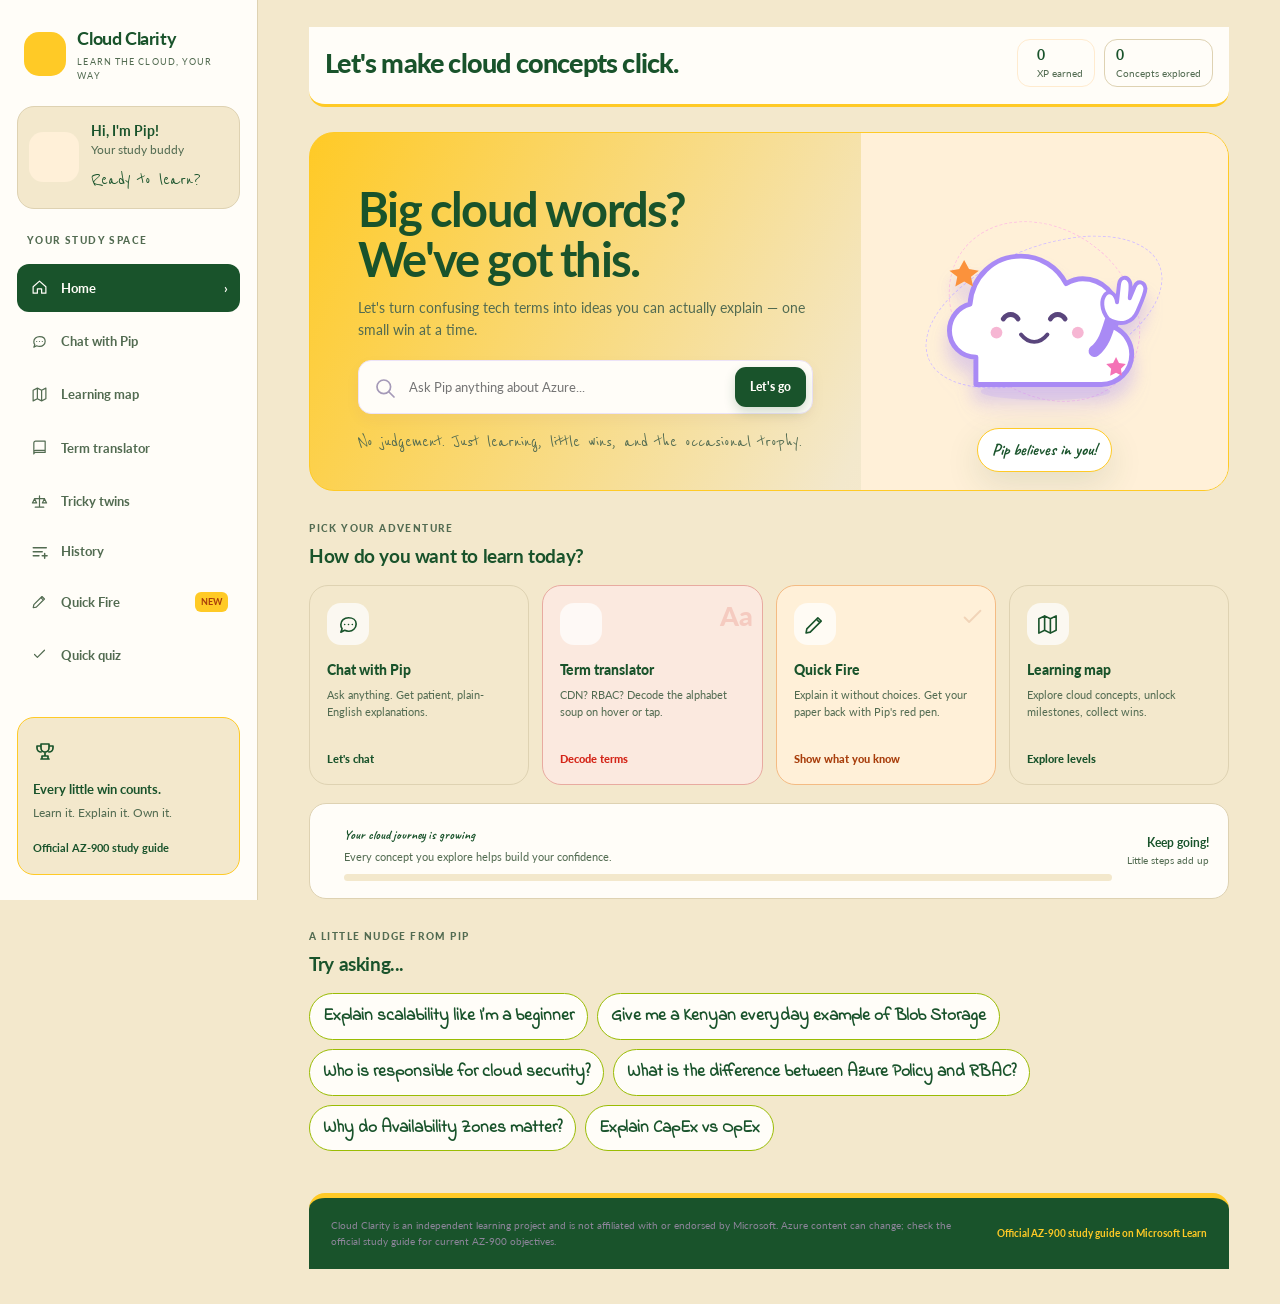
<file: index.html>
<!DOCTYPE html>
<html lang="en">
<head>
<meta charset="UTF-8"><meta name="viewport" content="width=device-width, initial-scale=1.0">
<meta name="theme-color" content="#8b5cf6"><meta name="description" content="Cloud Clarity is a playful AZ-900 study buddy that helps beginners understand cloud concepts in plain English.">
<title>Cloud Clarity — Your AZ-900 Study Buddy</title>
<link rel="preconnect" href="https://fonts.googleapis.com"><link rel="preconnect" href="https://fonts.gstatic.com" crossorigin><link href="https://fonts.googleapis.com/css2?family=Architects+Daughter&family=Caveat:wght@400;500;600;700&family=Indie+Flower&family=Lato:wght@400;700;900&family=Reenie+Beanie&display=swap" rel="stylesheet"><link rel="stylesheet" href="style.css"><link rel="stylesheet" href="buddy-enhancements.css"><script src="app.js" defer></script>
</head><body>
<div class="app-shell">
<aside class="sidebar"><a class="brand" href="#home" data-go="home"><span class="brand-mark"></span><span><b>Cloud Clarity</b><small>LEARN THE CLOUD, YOUR WAY</small></span></a>
<div class="buddy-mini"><div class="pip-face" aria-hidden="true"></div><div><b>Hi, I'm Pip!</b><small>Your study buddy</small><span class="online-dot">Ready to learn?</span></div></div>
<nav class="side-nav" aria-label="Main navigation"><span class="nav-label">YOUR STUDY SPACE</span><button data-nav="home" class="active"><span>⌂</span> Home <span class="nav-arrow">›</span></button><button data-nav="chat"><span>☏</span> Chat with Pip</button><button data-nav="explore"><span>🧭</span> Learning map</button><button data-nav="glossary"><span>📚</span> Term translator</button><button data-nav="compare"><span>⚖️</span> Tricky twins</button><button data-nav="quickfire"><span>✎</span> Quick Fire <span class="new-tag">NEW</span></button><button data-nav="quiz"><span>☑</span> Quick quiz</button></nav>
<div class="sidebar-bottom"><div class="mini-trophy">🏆</div><b>Every little win counts.</b><p>Learn it. Explain it. Own it.</p><a href="https://learn.microsoft.com/credentials/certifications/resources/study-guides/az-900" target="_blank" rel="noopener">Official AZ-900 study guide </a></div>
</aside>
<main class="main-area"><header class="topbar"><div><h1 id="page-title">Let's make cloud concepts click.</h1></div><div class="top-stats"><div class="stat-pill xp-pill"><span></span><div><b id="xp">0</b><small>XP earned</small></div></div><div class="stat-pill"><div><b id="mastery">0</b><small>Concepts explored</small></header>
<section data-view="home" class="view home-view"><div class="welcome-banner"><div class="welcome-copy"><h2>Big cloud words?<br><span>We've got this.</span></h2><p>Let's turn confusing tech terms into ideas you can actually explain — one small win at a time.</p><form id="hero-form" class="hero-search"><span>⌕</span><input id="hero-question" placeholder="Ask Pip anything about Azure..." aria-label="Ask Pip a question"><button class="button button-primary" type="submit">Let's go </button></form><div class="banner-note">No judgement. Just learning, little wins, and the occasional trophy.</div></div><div class="welcome-art" aria-label="Pip the cloud mascot"><div class="orbit orbit-one"></div><div class="orbit orbit-two"></div><div class="cloud-mascot"><span class="mascot-face">•ᴗ•</span></div><span class="float-heart"></span><div class="mascot-caption">Pip believes in you!</div></div></div>
<div class="section-heading"><div><p class="eyebrow">PICK YOUR ADVENTURE</p><h2>How do you want to learn today?</h2></div></div><div class="feature-grid"><button class="feature-card card-purple" data-go="chat"><span class="feature-icon">💬</span><span class="feature-title">Chat with Pip</span><span class="feature-description">Ask anything. Get patient, plain-English explanations.</span><span class="feature-link">Let's chat <b></b></span><span class="card-doodle"></span></button><button class="feature-card card-pink" data-go="glossary"><span class="feature-icon"></span><span class="feature-title">Term translator</span><span class="feature-description">CDN? RBAC? Decode the alphabet soup on hover or tap.</span><span class="feature-link">Decode terms <span class="card-doodle">Aa</span></button><button class="feature-card card-orange" data-go="quickfire"><span class="feature-icon">🖍️</span><span class="feature-title">Quick Fire</span><span class="feature-description">Explain it without choices. Get your paper back with Pip's red pen.</span><span class="feature-link">Show what you know <span class="card-doodle">✓</span></button><button class="feature-card card-lilac" data-go="explore"><span class="feature-icon">🗺️</span><span class="feature-title">Learning map</span><span class="feature-description">Explore cloud concepts, unlock milestones, collect wins.</span><span class="feature-link">Explore levels <span class="card-doodle"></span></button></div>
<div class="progress-card"><div class="progress-emoji"></div><div class="progress-copy"><b>Your cloud journey is growing</b><p>Every concept you explore helps build your confidence.</p><div class="progress-track"><span id="progress-fill"></span></div></div><span class="progress-count"><b id="mastery-copy">Keep going!</b><small>Little steps add up</small></span></div>
<div class="section-heading"><div><p class="eyebrow">A LITTLE NUDGE FROM PIP</p><h2>Try asking...</h2></div></div><div id="suggested-prompts" class="prompt-list"></div></section>
<section data-view="chat" class="view" hidden><div class="page-intro"><span class="section-icon purple-icon">💬</span><div><p class="eyebrow">YOUR FRIENDLY CLOUD TUTOR</p><h2>Chat with Pip</h2><p>We can translate a term, relate it to everyday life, distinguish it from a similar concept, and help you apply it.</p></div></div><div class="chat-layout"><div class="chat-panel"><div class="chat-panel-head"><div class="pip-small"></div><div><b>Pip <span class="verified-dot">●</span></b><small>Your study buddy · here to help</small></div><span class="prototype-badge">Preview mode</span></div><div id="chat-log" class="chat-log" aria-live="polite"><div class="chat-message buddy"><div class="buddy-avatar">☁️</div><div class="chat-bubble"><p>Hiii, learner! I'm Pip. 💜 Tell me what feels confusing and we'll untangle it together. No question is too basic.</p><div class="answer-part"><b>Our little learning recipe</b><p><b>Translate</b> it into plain English → <b>Relate</b> it to everyday life → <b>Distinguish</b> it from similar words → <b>Apply</b> it to a new situation.</p></div></div></div></div><form id="chat-form" class="chat-composer"><input id="chat-input" placeholder="What's on your mind? Try ‘Explain RBAC’..." aria-label="Your message to Pip"><button class="send-button" type="submit" aria-label="Send message">↑</button></form><p class="prototype-note">This UI currently uses curated sample explanations. Real AI chat will be connected through a secure backend later.</p></div><aside class="chat-side-card"><span class="side-card-icon"></span><h3>It's okay not to know yet.</h3><p>Learning is not about getting everything right on the first try. It's about staying curious.</p><div class="side-tip">💡 <b>Pip's tip</b><br>Ask for a different example if the first one doesn't click.</div></aside></div></section>
<section data-view="explore" class="view" hidden><div class="page-intro"><span class="section-icon purple-icon">🗺️</span><div><p class="eyebrow">YOUR LEARNING MAP</p><h2>Explore the cloud, one level at a time.</h2><p>Choose a concept to open its lesson, see an everyday analogy, and answer an original scenario question.</p></div></div><div class="search-bar"><span>⌕</span><input id="concept-search" placeholder="Search concepts, e.g. storage, policy, security..." aria-label="Search concepts"></div><div id="concept-list" class="level-list"></div><div id="concept-detail" class="concept-detail"><div class="empty-illustration">🧭</div><h3>Choose your first level</h3><p>Pick a concept above to start your learning adventure.</p></div></section>
<section data-view="glossary" class="view" hidden><div class="page-intro"><span class="section-icon pink-icon">🔤</span><div><p class="eyebrow">TECH WORDS, DECODED</p><h2>Term translator</h2><p>Short forms shouldn't stand between you and understanding. Search a term to see its full meaning and a plain-language example.</p></div></div><div class="term-demo"><p>In your lessons, terms like <button class="inline-term" data-term="CDN">CDN</button> and <button class="inline-term" data-term="RBAC">RBAC</button> can show a definition when you hover, focus, or tap them.</p><small>Try the highlighted terms — or search the glossary below.</small><div id="term-popover" class="term-popover" hidden></div></div><div class="search-bar"><span>⌕</span><input id="glossary-search" placeholder="Search CDN, RBAC, VM, IaaS..." aria-label="Search glossary"></div><div id="glossary-list" class="glossary-grid"></div></section>
<section data-view="compare" class="view" hidden><div class="page-intro"><span class="section-icon orange-icon">⚖️</span><div><p class="eyebrow">THE TRICKY TWINS</p><h2>Words that sound alike, but aren't.</h2><p>Learn the difference between commonly confused Azure concepts with simple memory hooks.</p></div></div><div id="comparison-list" class="comparison-grid"></div></section>
<section data-view="quickfire" class="view" hidden><div class="page-intro"><span class="section-icon red-icon">🖍️</span><div><p class="eyebrow">CLOSE THE BOOK. TRUST YOUR BRAIN.</p><h2>Quick Fire: your turn to explain.</h2><p>No multiple-choice lifeline. Explain the concept in your own words, then get friendly red-pen feedback.</p></div></div><div class="quickfire-layout"><div class="quickfire-main"><div class="quickfire-head"><span class="quickfire-sticker">✎ QUICK FIRE</span><span id="quickfire-category" class="tiny-pill">Cloud concepts</span></div><h3 id="quickfire-term">Scalability</h3><p id="quickfire-prompt" class="quickfire-question">Explain the term in your own words.</p><label class="answer-label" for="quickfire-answer">Your answer <span>There's no need to sound like a textbook.</span></label><textarea id="quickfire-answer" rows="5" placeholder="Imagine explaining it to a friend who is new to Azure..."></textarea><p id="quickfire-tip" class="helper-text">Try to explain what it does and when it is useful.</p><div class="quickfire-actions"><button id="quickfire-submit" class="button button-primary">Hand in my answer ↗</button><button id="quickfire-next" class="button button-secondary">Another term ↻</button></div><div id="quickfire-result" class="marking-paper" hidden aria-live="polite"></div></div><aside class="teacher-card"><div class="teacher-emoji">👩🏽‍🏫</div><h3>A note from Pip</h3><p>Multiple choice checks recognition. Explaining it without options is a stronger way to practise recall.</p><div class="red-tick-sample">✓ <span>That makes sense!</span></div><p class="teacher-small">You can be correct in your own words. The goal is understanding, not memorising a script.</p></aside></div></section>
<section data-view="quiz" class="view" hidden><div class="page-intro"><span class="section-icon orange-icon">⭐</span><div><p class="eyebrow">A LITTLE KNOWLEDGE CHECK</p><h2>Quick quiz</h2><p>Choose the best answer, get feedback, then try Quick Fire to explain a concept from memory.</p></div></div><div class="quiz-card" id="quiz-content"></div></section>
<footer class="site-footer"><p>Cloud Clarity is an independent learning project and is not affiliated with or endorsed by Microsoft. Azure content can change; check the official study guide for current AZ-900 objectives.</p><a href="https://learn.microsoft.com/credentials/certifications/resources/study-guides/az-900" target="_blank" rel="noopener">Official AZ-900 study guide on Microsoft Learn </a></footer>
</main></div><div id="global-term-tooltip" class="global-term-tooltip" role="tooltip" hidden></div><div id="reward-toast" class="reward-toast" role="status" aria-live="polite"></div>
</body></html>
</file>
<file: style.css>
/* Cloud Clarity — white, lavender, blush and tangerine UI */
:root{--white:#fff;--paper:#fffdfd;--ink:#29243a;--muted:#777287;--line:#eee9f4;--purple:#8b5cf6;--purple-dark:#6d3ce0;--purple-soft:#f1eaff;--pink:#f472b6;--pink-soft:#fff0f7;--orange:#fb923c;--orange-soft:#fff2e5;--red:#dc3545;--red-soft:#fff1f2;--green:#16845b;--green-soft:#e9fbf1;--shadow:0 12px 35px rgba(55,37,92,.07);font-family:"Lato","Segoe UI",Arial,sans-serif;color-scheme:light}
*{box-sizing:border-box}html{scroll-behavior:smooth}body{margin:0;background:#fff;color:var(--ink);font:16px/1.55 "Lato","Segoe UI",Arial,sans-serif}button,input,textarea{font:inherit}button{cursor:pointer}button:focus-visible,input:focus-visible,textarea:focus-visible,a:focus-visible{outline:3px solid #c4b5fd;outline-offset:3px}a{color:var(--purple-dark)}[hidden]{display:none!important}.app-shell{min-height:100vh}.sidebar{position:fixed;inset:0 auto 0 0;width:258px;background:#fff;border-right:1px solid var(--line);padding:25px 17px;display:flex;flex-direction:column;z-index:10}.brand{display:flex;align-items:center;gap:11px;color:var(--ink);text-decoration:none;padding:0 7px 23px}.brand-mark{display:grid;place-items:center;width:44px;height:44px;border-radius:15px;background:var(--purple-soft);font-size:27px;color:var(--purple)}.brand b{display:block;font-size:18px;letter-spacing:-.4px}.brand small{display:block;font-size:9px;letter-spacing:1.1px;color:var(--muted);margin-top:2px}.buddy-mini{display:flex;gap:12px;align-items:center;padding:13px 11px;background:#faf7ff;border:1px solid #eee6ff;border-radius:17px;margin-bottom:24px}.pip-face{position:relative;display:grid;place-items:center;background:#e9ddff;border-radius:14px;width:50px;height:50px;font-size:29px}.pip-spark{position:absolute;right:1px;top:-5px;font-size:16px;color:var(--orange)}.buddy-mini b,.buddy-mini small,.online-dot{display:block}.buddy-mini b{font-size:14px}.buddy-mini small{font-size:12px;color:var(--muted)}.online-dot{font-size:10px;color:var(--green);margin-top:4px}.side-nav{display:grid;gap:5px}.nav-label,.eyebrow{font-size:10px;font-weight:900;letter-spacing:1.4px;color:#9a93aa;margin:0 0 10px}.nav-label{padding:0 10px}.side-nav button{border:0;background:transparent;text-align:left;border-radius:12px;padding:11px 12px;display:flex;align-items:center;gap:11px;color:#716b80;font-size:13px;font-weight:700;transition:background .18s,color .18s}.side-nav button>span:first-child{font-size:17px;width:21px;text-align:center}.side-nav button:hover{background:#faf7ff;color:var(--purple-dark)}.side-nav button.active{background:var(--purple-soft);color:var(--purple-dark)}.nav-arrow{margin-left:auto}.new-tag{font-size:9px;padding:3px 6px;border-radius:6px;background:var(--pink-soft);color:#c02676;margin-left:auto}.sidebar-bottom{margin-top:auto;background:#fff8ed;border:1px solid #ffead1;border-radius:17px;padding:15px}.mini-trophy{font-size:24px;margin-bottom:6px}.sidebar-bottom b{font-size:13px}.sidebar-bottom p{font-size:12px;color:var(--muted);margin:3px 0 12px}.sidebar-bottom a{font-size:11px;font-weight:700;text-decoration:none}.main-area{margin-left:258px;max-width:1600px;padding:27px clamp(22px,4vw,60px) 35px}.topbar{display:flex;justify-content:space-between;align-items:center;gap:20px;margin-bottom:27px}.topbar .eyebrow{margin-bottom:5px}.topbar h1{font-size:clamp(20px,2.1vw,28px);letter-spacing:-.8px;margin:0;font-weight:900}.top-stats{display:flex;align-items:center;gap:9px}.stat-pill{display:flex;align-items:center;gap:8px;border:1px solid var(--line);border-radius:13px;padding:7px 11px;background:#fff}.stat-pill>span{font-size:19px}.stat-pill b,.stat-pill small{display:block;line-height:1.2}.stat-pill b{font-size:14px}.stat-pill small{font-size:10px;color:var(--muted);margin-top:3px}.xp-pill{background:#fff9ee;border-color:#ffebcf}.profile-dot{display:grid;place-items:center;width:40px;height:40px;border-radius:50%;background:var(--purple-soft);font-size:22px}.view{animation:arrive .25s ease}@keyframes arrive{from{opacity:.5;transform:translateY(4px)}to{opacity:1;transform:translateY(0)}}.welcome-banner{min-height:310px;border:1px solid #e9ddff;border-radius:25px;background:linear-gradient(115deg,#f7f1ff 0%,#fff7fb 62%,#fff3e7 100%);display:grid;grid-template-columns:1.2fr .8fr;overflow:hidden;position:relative}.welcome-copy{padding:33px clamp(22px,4vw,48px);position:relative;z-index:1}.tiny-pill{display:inline-flex;align-items:center;gap:6px;background:#fff;border:1px solid #eee4ff;color:#7c52d9;border-radius:999px;padding:6px 10px;font-size:9px;font-weight:900;letter-spacing:.7px}.welcome-copy h2{font-size:clamp(30px,4vw,47px);line-height:1.06;letter-spacing:-1.8px;margin:19px 0 13px}.welcome-copy h2 span{color:var(--purple)}.welcome-copy>p{max-width:500px;color:#716b80;font-size:14px;margin:0 0 19px}.hero-search{display:flex;align-items:center;gap:8px;max-width:550px;background:#fff;border:1px solid #ece3f8;border-radius:13px;padding:6px 6px 6px 14px;box-shadow:0 6px 16px #4d2e7b0b}.hero-search>span,.search-bar>span{font-size:24px;color:#a59ab8}.hero-search input,.search-bar input{border:0;outline:0!important;min-width:0;flex:1;background:transparent;color:var(--ink);padding:9px 4px;font-size:13px}.banner-note{font-size:10px;color:#8d819d;margin-top:12px}.button{border:0;border-radius:11px;padding:11px 15px;font-weight:900;font-size:12px;transition:transform .16s,box-shadow .16s}.button:hover{transform:translateY(-1px)}.button-primary{background:var(--purple);color:#fff;box-shadow:0 5px 12px #8b5cf629}.button-primary:hover{background:var(--purple-dark)}.button-secondary{background:#fff;border:1px solid var(--line);color:var(--ink)}.button-small{padding:8px 10px;font-size:11px}.welcome-art{position:relative;min-height:270px;display:grid;place-items:center;overflow:hidden}.cloud-mascot{width:160px;height:145px;display:grid;place-items:center;position:relative;font-size:126px;filter:drop-shadow(0 14px 8px #a78bfa30);animation:bob 3.5s ease-in-out infinite}.mascot-face{position:absolute;font-size:23px;top:79px;left:66px;color:#59457c;font-weight:900}.orbit{position:absolute;border:1px dashed #d5c0ff;border-radius:50%;width:250px;height:130px;transform:rotate(-22deg)}.orbit-two{width:205px;height:165px;transform:rotate(37deg);border-color:#ffc5e1}.float-star,.float-heart{position:absolute;font-size:28px;color:var(--orange);animation:bob 2.7s ease-in-out infinite}.star-one{top:38px;right:24%}.star-two{top:72px;left:15%;color:var(--pink);animation-delay:.4s}.float-heart{bottom:48px;right:23%;color:var(--pink);font-size:35px}.mascot-caption{position:absolute;bottom:18px;background:#fff;border:1px solid #eee3fb;padding:8px 14px;border-radius:999px;font-size:11px;font-weight:900;box-shadow:var(--shadow)}@keyframes bob{0%,100%{transform:translateY(0)}50%{transform:translateY(-7px)}}.section-heading{display:flex;align-items:end;justify-content:space-between;gap:14px;margin:30px 0 15px}.section-heading h2{font-size:19px;margin:0;letter-spacing:-.4px}.section-heading .eyebrow{margin-bottom:4px}.section-heading>.tiny-pill{font-size:8px}.feature-grid{display:grid;grid-template-columns:repeat(4,minmax(0,1fr));gap:13px}.feature-card{position:relative;overflow:hidden;display:flex;flex-direction:column;align-items:flex-start;text-align:left;min-height:200px;padding:17px;border-radius:19px;border:1px solid transparent;transition:transform .2s,box-shadow .2s}.feature-card:hover{transform:translateY(-4px);box-shadow:var(--shadow)}.card-purple{background:#f3edff;border-color:#e6d9ff}.card-pink{background:#fff0f7;border-color:#ffdeed}.card-orange{background:#fff3e8;border-color:#ffe2c5}.card-lilac{background:#f0f2ff;border-color:#dfe3ff}.feature-icon{display:grid;place-items:center;width:42px;height:42px;background:#ffffffb8;border-radius:14px;font-size:23px;margin-bottom:14px}.feature-title{font-weight:900;font-size:14px;margin-bottom:5px}.feature-description{font-size:11px;color:#726a7e;line-height:1.55}.feature-link{display:flex;gap:7px;align-items:center;margin-top:auto;padding-top:13px;font-size:11px;font-weight:900}.card-purple .feature-link{color:#7044cf}.card-pink .feature-link{color:#c02676}.card-orange .feature-link{color:#c45c13}.card-lilac .feature-link{color:#555ec2}.card-doodle{position:absolute;right:9px;top:9px;font-size:27px;opacity:.15;font-weight:900}.progress-card{display:flex;align-items:center;gap:15px;padding:17px 19px;border:1px solid var(--line);border-radius:17px;margin-top:18px}.progress-emoji{font-size:28px}.progress-copy{flex:1;min-width:0}.progress-copy>b{font-size:13px}.progress-copy p{font-size:11px;color:var(--muted);margin:2px 0 9px}.progress-track,.quiz-progress{height:7px;background:#f0edf5;border-radius:99px;overflow:hidden}.progress-track span,.quiz-progress span{display:block;height:100%;background:linear-gradient(90deg,var(--purple),var(--pink));border-radius:99px;transition:width .3s}.progress-count{text-align:right}.progress-count b,.progress-count small{display:block}.progress-count b{font-size:12px}.progress-count small{font-size:10px;color:var(--muted)}.prompt-list{display:flex;flex-wrap:wrap;gap:9px}.prompt-chip{border:1px solid #ece4f8;background:#fff;border-radius:999px;padding:9px 13px;font-size:11px;color:#625774;font-weight:700}.prompt-chip:hover{border-color:#c8b5fb;background:#faf7ff}.page-intro{display:flex;gap:15px;align-items:flex-start;margin:10px 0 25px}.section-icon{width:51px;height:51px;flex-shrink:0;display:grid;place-items:center;border-radius:16px;font-size:24px}.purple-icon{background:var(--purple-soft)}.pink-icon{background:var(--pink-soft)}.orange-icon{background:var(--orange-soft)}.red-icon{background:var(--red-soft)}.page-intro .eyebrow{margin:2px 0 5px}.page-intro h2{font-size:clamp(23px,3vw,31px);letter-spacing:-.8px;margin:0 0 6px}.page-intro p:last-child{font-size:13px;color:var(--muted);max-width:730px;margin:0}.chat-layout{display:grid;grid-template-columns:minmax(0,1.7fr) minmax(200px,.8fr);gap:18px;align-items:start}.chat-panel{border:1px solid var(--line);border-radius:19px;overflow:hidden;background:#fff;box-shadow:var(--shadow)}.chat-panel-head{display:flex;align-items:center;gap:10px;padding:15px 18px;border-bottom:1px solid var(--line)}.pip-small,.buddy-avatar{display:grid;place-items:center;flex-shrink:0;width:39px;height:39px;border-radius:13px;background:var(--purple-soft);font-size:23px}.chat-panel-head b,.chat-panel-head small{display:block}.chat-panel-head b{font-size:13px}.chat-panel-head small{font-size:10px;color:var(--muted)}.verified-dot{font-size:9px;color:var(--green)}.prototype-badge{margin-left:auto;background:#fff5e9;color:#a65a17;border-radius:7px;padding:5px 7px;font-size:9px;font-weight:900}.chat-log{height:390px;overflow:auto;padding:17px;display:flex;flex-direction:column;gap:14px;background:#fffdfd}.chat-message{display:flex;align-items:flex-start;gap:9px;max-width:100%}.chat-message.user{justify-content:flex-end}.chat-message.user .chat-bubble{background:#f0e9ff;border-color:#e4d7ff;max-width:84%}.chat-bubble{max-width:92%;background:#fff;border:1px solid #eee8f5;border-radius:5px 16px 16px 16px;padding:13px 14px;box-shadow:0 4px 12px #39234a05}.chat-bubble>p{font-size:12px;margin:0;line-height:1.65}.answer-part{padding:10px 11px;background:#faf7ff;border-radius:10px;margin-top:10px;font-size:11px}.answer-part>b,.answer-part>p{font-size:11px}.answer-part>p{margin:4px 0 0}.answer-part.analogy{background:#fff2f8}.answer-part.apply{background:#fff5eb}.buddy-answer-heading{display:flex;gap:8px;align-items:center;font-size:12px}.buddy-answer-heading>span{font-size:22px}.buddy-answer-heading small{display:block;color:var(--muted);font-size:9px}.chat-composer{display:flex;gap:9px;padding:12px;border-top:1px solid var(--line)}.chat-composer input{min-width:0;flex:1;border:1px solid var(--line);border-radius:11px;padding:12px;font-size:12px}.send-button{width:42px;height:42px;border:0;border-radius:12px;background:var(--purple);color:#fff;font-size:24px}.prototype-note{font-size:9px;color:#9a93a6;padding:0 15px 12px;margin:0}.chat-side-card{background:linear-gradient(145deg,#fff0f7,#f6f0ff);border:1px solid #f0e1fa;border-radius:18px;padding:20px}.side-card-icon{font-size:28px}.chat-side-card h3{font-size:16px;margin:10px 0 6px}.chat-side-card>p{font-size:12px;color:#71677e}.side-tip{background:#ffffffc9;border:1px solid #f2e7fa;border-radius:12px;padding:12px;font-size:11px;margin-top:15px}.search-bar{display:flex;align-items:center;gap:10px;padding:7px 14px;border:1px solid var(--line);border-radius:13px;margin-bottom:17px;max-width:720px}.level-list{display:grid;grid-template-columns:repeat(2,minmax(0,1fr));gap:9px}.level-card{display:flex;align-items:center;gap:12px;border:1px solid var(--line);background:#fff;border-radius:14px;padding:13px;text-align:left;transition:border .2s,background .2s}.level-card:hover{border-color:#d2bfff;background:#fcfaff}.level-number{display:grid;place-items:center;width:37px;height:37px;border-radius:12px;background:var(--purple-soft);color:var(--purple-dark);font-size:12px;font-weight:900}.level-copy{flex:1}.level-copy b,.level-copy small{display:block}.level-copy b{font-size:12px}.level-copy small{font-size:10px;color:var(--muted);margin-top:3px}.level-star{font-size:18px;color:#f59e0b}.concept-detail{margin-top:18px;padding:23px;border:1px solid var(--line);border-radius:18px;background:#fff;max-width:850px}.concept-detail h3{font-size:22px;margin:6px 0 16px}.section-kicker{font-size:10px;color:var(--purple-dark);font-weight:900;letter-spacing:1px;text-transform:uppercase}.empty-illustration{font-size:33px}.concept-detail>.empty-illustration~p{color:var(--muted);font-size:13px}.lesson-block{padding:13px 15px;border-radius:12px;background:#faf8ff;margin:10px 0}.pink-block{background:#fff2f8}.orange-block{background:#fff4e8}.lesson-label{font-size:11px;font-weight:900}.lesson-block p{font-size:12px;margin:6px 0 0}.option-stack{display:grid;gap:8px;margin-top:12px}.option-button{border:1px solid var(--line);background:#fff;border-radius:11px;padding:11px 13px;text-align:left;font-size:12px}.option-button:hover:not(:disabled){border-color:#c8b5fb;background:#fbf8ff}.option-button:disabled{cursor:default}.option-button.correct-option{border-color:#79d7a7;background:var(--green-soft)}.option-button.wrong-option{border-color:#f4a1aa;background:var(--red-soft)}.feedback{font-size:12px;padding:12px;border-radius:11px;margin:10px 0}.feedback.good{background:var(--green-soft);color:#176744}.feedback.needs-work{background:#fff4e9;color:#94501b}.glossary-grid{display:grid;grid-template-columns:repeat(2,minmax(0,1fr));gap:12px}.glossary-card{padding:16px;border:1px solid var(--line);border-radius:15px;background:#fff}.term-line{display:flex;align-items:center;gap:9px;margin-bottom:9px}.term-pill{display:inline-grid;place-items:center;background:var(--purple-soft);color:var(--purple-dark);border-radius:9px;padding:5px 9px;font-weight:900;font-size:13px}.term-full{font-weight:900;font-size:13px}.glossary-card>p{font-size:12px;margin:7px 0;color:#625b70}.glossary-card .analogy{background:#fff4f9;border-radius:10px;padding:9px;color:#76566a}.term-demo{position:relative;background:#fbf8ff;border:1px solid #e8ddff;border-radius:15px;padding:16px 18px;margin-bottom:17px;max-width:800px}.term-demo p{font-size:13px;margin:0 0 5px}.term-demo small{font-size:10px;color:var(--muted)}.inline-term{border:0;border-bottom:2px dashed var(--purple);background:#efe6ff;color:#6d3ce0;border-radius:4px;padding:1px 5px;font-weight:900}.term-popover{margin-top:12px;padding:12px;background:#fff;border:1px solid #d9c9ff;border-radius:11px;box-shadow:var(--shadow);font-size:12px}.term-popover p{margin:5px 0 0}.comparison-grid{display:grid;grid-template-columns:repeat(2,minmax(0,1fr));gap:13px}.comparison-card{border:1px solid var(--line);border-radius:16px;padding:18px;background:#fff}.comparison-card h3{font-size:15px;margin:0 0 13px}.compare-columns{display:grid;grid-template-columns:1fr 1fr;gap:10px}.compare-columns>div{background:#f8f5ff;border-radius:11px;padding:11px}.compare-columns>div+div{background:#fff1f7}.compare-columns b{font-size:11px}.compare-columns p{font-size:11px;color:#6f687b;margin:5px 0 0}.memory-hook{background:#fff6e9;color:#8b4d1d;border-radius:9px;padding:9px 10px;font-size:11px;margin:12px 0 0}.quickfire-layout{display:grid;grid-template-columns:minmax(0,1.5fr) minmax(220px,.7fr);gap:17px;align-items:start}.quickfire-main{padding:23px;border:1px solid #f2d8df;border-radius:19px;background:linear-gradient(180deg,#fffdfd,#fff9fa)}.quickfire-head{display:flex;justify-content:space-between;align-items:center;gap:10px}.quickfire-sticker{font-size:10px;font-weight:900;letter-spacing:1px;color:#c22e48;background:#ffe9ed;border-radius:8px;padding:7px 9px}.quickfire-main h3{font-size:26px;letter-spacing:-.5px;margin:17px 0 4px}.quickfire-question{font-size:13px;color:#5f586c;margin:0 0 20px}.answer-label{display:flex;justify-content:space-between;gap:10px;font-size:12px;font-weight:900;margin-bottom:7px}.answer-label span{font-size:10px;color:var(--muted);font-weight:400}.quickfire-main textarea{width:100%;resize:vertical;min-height:130px;padding:14px;border:1px solid #e9dfe9;border-radius:12px;background:#fff;font-size:13px;line-height:1.6}.helper-text{font-size:10px;color:var(--muted)}.quickfire-actions{display:flex;gap:9px;flex-wrap:wrap;margin-top:13px}.teacher-card{border:1px solid #f6e0eb;background:#fff4f9;border-radius:17px;padding:20px}.teacher-emoji{font-size:35px}.teacher-card h3{font-size:16px;margin:7px 0}.teacher-card>p{font-size:12px;color:#6f6372}.red-tick-sample{background:#fff;border:1px dashed #f4bdca;border-radius:11px;padding:12px;color:#d42f47;font-size:22px;font-weight:900;margin:15px 0}.red-tick-sample span{font-size:12px;margin-left:5px}.teacher-card .teacher-small{font-size:10px}.marking-paper{margin-top:20px;padding:19px;background:repeating-linear-gradient(#fff 0px,#fff 30px,#f2e8ef 31px);border:1px solid #f0dce3;border-radius:14px;box-shadow:0 5px 15px #632a3a0b}.red-pen-heading{display:flex;gap:10px;align-items:center}.red-tick{display:grid;place-items:center;width:39px;height:39px;border:2px solid #df3b51;border-radius:50%;font-size:23px;color:#d92743;transform:rotate(-8deg)}.teacher-label{font-size:9px;letter-spacing:1px;color:#c32b45;font-weight:900}.red-pen-heading h3{font-size:17px;margin:1px 0 0;color:#b71f38}.marking-paper>p{font-size:12px}.teacher-note{border-left:3px solid #e04b60;padding:8px 12px;background:#fff8fa;margin:13px 0}.teacher-note b{color:#bf3046;font-size:11px}.teacher-note p{font-size:12px;margin:4px 0}.marking-disclaimer{font-size:9px!important;color:#8a7c88}.mark-actions{display:flex;gap:8px;flex-wrap:wrap}.success-note{font-size:12px;font-weight:900;color:var(--green)}.marked-good .red-tick{color:var(--green);border-color:var(--green)}.marked-good .red-pen-heading h3{color:var(--green)}.quiz-card{max-width:800px;border:1px solid var(--line);border-radius:18px;padding:22px;background:#fff;box-shadow:var(--shadow)}.quiz-topline{display:flex;justify-content:space-between;font-size:10px;color:var(--muted);font-weight:900;letter-spacing:.6px;margin-bottom:13px}.quiz-progress{margin-bottom:20px}.quiz-card h3{font-size:18px;margin:0 0 17px}.quiz-card #quiz-next{margin-top:10px}.results-trophy{text-align:center;font-size:54px;animation:bob 2s ease-in-out infinite}.quiz-card:has(.results-trophy){text-align:center;padding:36px}.quiz-card:has(.results-trophy) p{font-size:13px;color:var(--muted)}.site-footer{border-top:1px solid var(--line);margin-top:40px;padding:19px 0 5px;display:flex;gap:15px;justify-content:space-between;align-items:center}.site-footer p{font-size:10px;color:#8c8499;max-width:720px;margin:0}.site-footer a{font-size:10px;font-weight:900;text-decoration:none;white-space:nowrap}.reward-toast{position:fixed;right:22px;bottom:22px;z-index:20;background:#29243a;color:#fff;border-radius:13px;padding:13px 17px;box-shadow:var(--shadow);font-size:12px;font-weight:900;opacity:0;transform:translateY(10px);pointer-events:none;transition:all .25s}.reward-toast.show{opacity:1;transform:translateY(0)}.empty-state{color:var(--muted);font-size:12px}.site-footer a:hover{text-decoration:underline}
@media(max-width:1100px){.sidebar{width:225px}.main-area{margin-left:225px;padding:23px}.feature-grid{grid-template-columns:repeat(2,minmax(0,1fr))}.welcome-banner{grid-template-columns:1fr .65fr}.welcome-art .cloud-mascot{font-size:105px}.mascot-face{top:77px;left:64px}.chat-layout,.quickfire-layout{grid-template-columns:minmax(0,1fr)}.chat-side-card{display:none}}
@media(max-width:760px){.sidebar{position:sticky;top:0;width:100%;height:auto;inset:auto;padding:10px 13px;border-right:0;border-bottom:1px solid var(--line)}.brand{padding:0 3px 8px}.brand-mark{width:35px;height:35px;border-radius:11px;font-size:23px}.brand b{font-size:15px}.brand small{font-size:8px}.buddy-mini,.sidebar-bottom,.nav-label{display:none}.side-nav{display:flex;gap:5px;overflow-x:auto;padding:2px 0 3px;scrollbar-width:thin}.side-nav button{flex:0 0 auto;padding:8px 10px;font-size:11px;gap:6px;white-space:nowrap}.side-nav button>span:first-child{font-size:14px;width:auto}.side-nav button .new-tag,.nav-arrow{display:none}.main-area{margin-left:0;padding:18px 14px 25px}.topbar{align-items:flex-start;margin-bottom:18px}.topbar h1{font-size:20px}.top-stats{gap:5px}.stat-pill{padding:6px 8px;gap:4px}.stat-pill>span{font-size:15px}.stat-pill small{font-size:8px}.stat-pill b{font-size:12px}.profile-dot{width:33px;height:33px;font-size:17px}.welcome-banner{grid-template-columns:1fr;min-height:0}.welcome-copy{padding:24px 20px}.welcome-copy h2{font-size:37px}.welcome-art{min-height:170px}.cloud-mascot{font-size:94px!important;height:100px}.mascot-face{font-size:17px;top:57px;left:calc(50% - 15px)}.orbit{width:200px;height:100px}.orbit-two{width:165px;height:125px}.mascot-caption{bottom:7px}.star-one{right:24%;top:14px}.star-two{left:20%;top:30px}.float-heart{bottom:30px}.section-heading{align-items:flex-start;margin-top:25px}.section-heading>.tiny-pill{display:none}.feature-grid{gap:9px}.feature-card{min-height:180px;padding:13px;border-radius:15px}.feature-icon{width:36px;height:36px;font-size:20px;margin-bottom:11px}.feature-title{font-size:13px}.feature-description{font-size:10px}.feature-link{font-size:10px}.progress-card{padding:13px;gap:10px}.progress-count{display:none}.prompt-list{gap:7px}.prompt-chip{font-size:10px;padding:8px 10px}.page-intro{gap:11px;margin-bottom:18px}.section-icon{width:42px;height:42px;border-radius:13px;font-size:20px}.page-intro h2{font-size:23px}.page-intro p:last-child{font-size:12px}.level-list,.glossary-grid,.comparison-grid{grid-template-columns:1fr}.level-card{padding:11px}.concept-detail{padding:16px}.chat-log{height:420px;padding:11px}.chat-bubble{padding:11px}.prototype-badge{font-size:8px}.quickfire-main{padding:16px}.quickfire-main h3{font-size:23px}.answer-label{display:block}.answer-label span{display:block;margin-top:3px}.site-footer{display:block}.site-footer a{display:inline-block;margin-top:9px;white-space:normal}.hero-search{flex-wrap:wrap}.hero-search input{font-size:12px}.hero-search .button{padding:10px}.quiz-card{padding:16px}.marking-paper{padding:14px}}
@media(prefers-reduced-motion:reduce){*,*::before,*::after{scroll-behavior:auto!important;animation-duration:.01ms!important;animation-iteration-count:1!important;transition-duration:.01ms!important}}

.global-term-tooltip{position:fixed;z-index:50;width:min(290px,calc(100vw - 20px));padding:13px 14px;border:1px solid #d9c9ff;border-radius:12px;background:#fff;box-shadow:0 14px 40px rgba(55,37,92,.18);font-size:12px;color:var(--ink)}.global-term-tooltip p{margin:6px 0;font-size:11px;line-height:1.5}.global-term-tooltip small{display:block;color:var(--muted);font-size:10px;line-height:1.45}.inline-term{cursor:help}
</file>
<file: buddy-enhancements.css>
.emoji-svg {
  display: inline-block;
  width: 1em;
  height: 1em;
  vertical-align: -0.16em;
  fill: none;
  stroke: currentColor;
  stroke-width: 1.7;
  stroke-linecap: round;
  stroke-linejoin: round;
}

.cloud-mascot {
  width: 245px;
  height: 210px;
  font-size: 0;
}

.waving-buddy-svg {
  width: 100%;
  height: 100%;
  overflow: visible;
  filter: drop-shadow(0 14px 8px #a78bfa30);
}

.buddy-arm {
  transform-box: view-box;
  transform-origin: 176px 145px;
  animation: buddy-wave 1.6s ease-in-out infinite;
}

@keyframes buddy-wave {
  0%, 100% { transform: rotate(0deg); }
  35% { transform: rotate(13deg); }
  70% { transform: rotate(-5deg); }
}

.history-nav-icon,
.history-nav-icon svg,
.section-icon svg,
.history-empty-icon svg {
  display: inline-grid;
  place-items: center;
}

.history-nav-icon svg,
.section-icon svg,
.history-empty-icon svg {
  width: 1.15em;
  height: 1.15em;
  fill: none;
  stroke: currentColor;
  stroke-width: 1.8;
  stroke-linecap: round;
  stroke-linejoin: round;
}

.history-count {
  margin-left: auto;
  min-width: 19px;
  padding: 1px 5px;
  border-radius: 999px;
  background: var(--pink-soft);
  color: #c02676;
  font-size: 10px;
  text-align: center;
}

.history-summary {
  margin: 0 0 14px;
  color: var(--muted);
  font-size: 13px;
}

.history-list {
  display: grid;
  gap: 12px;
}

.history-card {
  display: flex;
  align-items: center;
  justify-content: space-between;
  gap: 18px;
  padding: 20px;
  border: 1px solid #eee6ff;
  border-radius: 18px;
  background: linear-gradient(110deg, #faf7ff, #fff);
}

.history-card h3,
.history-empty h3 {
  margin: 5px 0;
  font-size: 17px;
}

.history-card p,
.history-empty p {
  margin: 0;
  color: var(--muted);
  font-size: 12px;
}

.history-status {
  color: var(--purple-dark);
  font-size: 9px;
  font-weight: 900;
  letter-spacing: 1px;
}

.history-empty {
  display: grid;
  justify-items: center;
  padding: 38px 22px;
  border: 1px dashed #d9c9ff;
  border-radius: 18px;
  background: #fcfaff;
  text-align: center;
}

.history-empty-icon {
  display: grid;
  place-items: center;
  width: 48px;
  height: 48px;
  border-radius: 15px;
  background: var(--purple-soft);
  color: var(--purple-dark);
  font-size: 22px;
}

@media (max-width: 760px) {
  .cloud-mascot {
    width: 190px;
    height: 165px;
  }

  .history-card {
    align-items: flex-start;
    flex-direction: column;
  }
}

:root {
  --white: #fffdf8;
  --paper: #f3e8cc;
  --ink: #19532b;
  --muted: #526b51;
  --line: #ded2b2;
  --purple: #19532b;
  --purple-dark: #19532b;
  --purple-soft: #f3e8cc;
  --pink: #d42518;
  --pink-soft: #fbe9df;
  --orange: #f86015;
  --orange-soft: #fff0d8;
  --red: #d42518;
  --red-soft: #fbe9df;
  --green: #19532b;
  --green-soft: #e8efd8;
  --shadow: 0 12px 35px rgba(25, 83, 43, .12);
  --sunflower: #ffca26;
  --leaf: #9abc04;
  color-scheme: light;
}

body {
  background: var(--paper);
  color: var(--ink);
}

a {
  color: var(--purple-dark);
}

.sidebar,
.stat-pill,
.chat-panel,
.quiz-card,
.concept-detail,
.search-bar,
.hero-search {
  background-color: var(--white);
}

.sidebar {
  border-color: var(--line);
  overflow-x: hidden;
  overflow-y: auto;
  overscroll-behavior-y: contain;
  scrollbar-color: var(--leaf) var(--paper);
  scrollbar-width: thin;
}

.brand-mark,
.profile-dot {
  background: var(--sunflower);
  color: var(--ink);
}

.buddy-mini,
.side-nav button:hover {
  background: var(--paper);
  border-color: var(--line);
}

.side-nav button.active {
  background: var(--green);
  color: var(--white);
}

.pip-face,
.welcome-art {
  background-color: var(--orange-soft);
}

.online-dot,
.green-icon {
  color: var(--green);
}

.sidebar-bottom {
  background: var(--paper);
  border-color: var(--sunflower);
}

.main-area {
  color: var(--ink);
}

.eyebrow,
.nav-label,
.feature-description,
.welcome-copy > p,
.banner-note,
.prototype-note,
.history-summary,
.history-card p,
.history-empty p,
.sidebar-bottom p,
.stat-pill small,
.buddy-mini small {
  color: var(--muted);
}

.side-nav button {
  color: var(--muted);
}

.feature-card,
.history-card,
.history-empty {
  color: var(--ink);
}

.topbar {
  position: sticky;
  top: 0;
  z-index: 9;
  padding: 12px 16px 17px;
  margin-bottom: 25px;
  border-bottom: 3px solid var(--sunflower);
  border-radius: 0 0 16px 16px;
  background: var(--white);
}

.topbar h1,
.section-heading h2,
.page-intro h2,
.welcome-copy h2 {
  color: var(--ink);
}

.welcome-banner {
  border-color: var(--sunflower);
  background: linear-gradient(115deg, var(--sunflower) 0%, var(--paper) 64%, var(--orange-soft) 100%);
}

.welcome-copy h2 span {
  color: var(--green);
}

.tiny-pill {
  border-color: var(--sunflower);
  background: var(--white);
  color: var(--ink);
}

.button-primary {
  background: var(--green);
  color: var(--white);
  box-shadow: 0 5px 12px rgba(25, 83, 43, .2);
}

.button-primary:hover {
  background: var(--purple-dark);
}

button:focus-visible,
input:focus-visible,
textarea:focus-visible,
a:focus-visible {
  outline-color: var(--green);
}

.button-secondary {
  border-color: var(--line);
  color: var(--ink);
}

.card-purple,
.card-lilac {
  background: var(--paper);
  border-color: var(--line);
}

.card-pink {
  background: var(--red-soft);
  border-color: #e8aaa0;
}

.card-orange {
  background: var(--orange-soft);
  border-color: #f4bb83;
}

.card-purple .feature-link,
.card-lilac .feature-link {
  color: var(--green);
}

.card-pink .feature-link,
.wrong-option,
.needs-work {
  color: var(--red);
}

.card-orange .feature-link,
.new-tag {
  color: #a83e0c;
}

.new-tag,
.history-count {
  background: var(--sunflower);
}

.history-count {
  color: var(--ink);
}

.progress-card {
  border-color: var(--line);
  background-color: var(--white);
}

.progress-track {
  background-color: var(--paper);
}

.progress-track span,
.level-progress span,
.quiz-progress span {
  border-color: var(--line);
  background-color: var(--leaf);
}

.page-intro,
.chat-panel-head,
.chat-side-card,
.history-card,
.history-empty {
  border-color: var(--line);
}

.chat-panel-head,
.history-empty {
  background: var(--paper);
}

.chat-side-card,
.history-card {
  background: var(--white);
}

.chat-bubble,
.answer-part,
.side-tip {
  border-color: var(--line);
}

.chat-message.buddy .chat-bubble > p {
  font-family: "Caveat", cursive;
  font-size: 1.35rem;
  line-height: 1.35;
}

.margin-note {
  font-family: "Caveat", cursive;
}

.answer-part p,
.concept-detail p,
.history-card-copy > p,
.note {
  font-family: "Architects Daughter", cursive;
}

mark,
.inline-highlight {
  padding: 0 .15em;
  border-radius: .2em;
  background: var(--sunflower);
  color: var(--ink);
  font-family: "Caveat", cursive;
  font-size: 1.12em;
}

.chat-panel-head,
.chat-panel-head b,
.chat-panel-head small,
.page-intro h2,
.prompt-chip {
  font-family: "Indie Flower", cursive;
}

.chat-panel-head b,
.page-intro h2 {
  font-size: 1.5em;
}

.prompt-chip {
  border-color: var(--leaf);
  background: var(--white);
  color: var(--ink);
  font-size: 1.08rem;
}

.prompt-chip:hover {
  background: var(--sunflower);
}

.banner-note,
.prototype-note,
.side-tip,
.online-dot,
.quick-reminder,
.side-note {
  font-family: "Reenie Beanie", cursive;
  font-size: 1.25rem;
}

.side-tip {
  padding: 12px;
  border-radius: 12px;
  background: var(--orange-soft);
}

.mascot-caption,
.progress-copy > b,
.history-summary,
.history-empty h3 + p,
.results-trophy + h3 + p {
  font-family: "Caveat", cursive;
}

.mascot-caption {
  border-color: var(--sunflower);
  color: var(--ink);
  font-size: 1.05rem;
}

.history-card {
  background: linear-gradient(110deg, var(--paper), var(--white));
}

.history-empty {
  border-color: var(--leaf);
}

.history-status {
  color: var(--green);
}

.chat-layout {
  grid-template-columns: minmax(0, 1fr);
  max-width: 940px;
  margin: 0 auto;
}

.chat-panel {
  display: flex;
  flex-direction: column;
  min-height: 620px;
  overflow: hidden;
  border: 1px solid var(--line);
  border-radius: 22px;
  background: var(--white);
  box-shadow: 0 18px 46px rgba(25, 83, 43, .13);
}

.chat-panel-head {
  position: relative;
  display: flex;
  min-height: 78px;
  padding: 14px 20px;
  border: 0;
  background: var(--green);
  color: var(--white);
}

.chat-panel-head b,
.chat-panel-head small {
  color: var(--white);
}

.chat-panel-head small {
  opacity: .82;
}

.chat-panel-head .pip-small {
  display: grid;
  place-items: center;
  width: 46px;
  height: 46px;
  border: 2px solid var(--sunflower);
  border-radius: 50%;
  background: var(--white);
}

.verified-dot {
  color: var(--leaf);
}

.prototype-badge {
  margin-left: auto;
  padding: 6px 10px;
  border: 1px solid rgba(255, 255, 255, .35);
  border-radius: 999px;
  color: var(--white);
  font-size: 10px;
}

.chat-log {
  display: flex;
  flex: 1 1 auto;
  flex-direction: column;
  gap: 20px;
  height: min(58vh, 560px);
  min-height: 390px;
  padding: 24px clamp(16px, 4vw, 34px);
  overflow-y: auto;
  background-color: var(--white);
  background-image: radial-gradient(rgba(154, 188, 4, .12) .7px, transparent .7px);
  background-size: 18px 18px;
  scroll-behavior: smooth;
}

.chat-message {
  width: fit-content;
  max-width: min(88%, 680px);
}

.chat-message.buddy {
  align-self: flex-start;
}

.chat-message.user {
  align-self: flex-end;
  justify-content: flex-end;
}

.chat-message.user > p,
.chat-message.user .chat-bubble {
  max-width: 100%;
  margin: 0;
  padding: 12px 17px;
  border: 0;
  border-radius: 18px 18px 5px 18px;
  background: var(--green);
  color: var(--white);
  box-shadow: 0 5px 13px rgba(25, 83, 43, .16);
}

.chat-message.user > p {
  font-size: 14px;
}

.buddy-avatar {
  width: 36px;
  height: 36px;
  border: 1px solid var(--line);
  border-radius: 50%;
  background: var(--sunflower);
  font-size: 19px;
}

.chat-bubble {
  max-width: 100%;
  padding: 16px 18px;
  border: 1px solid var(--line);
  border-radius: 5px 18px 18px;
  background: var(--paper);
  box-shadow: 0 5px 14px rgba(25, 83, 43, .07);
}

.chat-message.buddy .chat-bubble > p {
  margin-top: 0;
}

.buddy-answer-heading {
  display: flex;
  align-items: center;
  gap: 10px;
  margin-bottom: 12px;
  color: var(--green);
}

.answer-part {
  margin-top: 10px;
  padding: 12px 14px;
  border: 1px solid var(--line);
  border-radius: 12px;
  background: var(--white);
}

.answer-part.apply {
  border-left: 4px solid var(--sunflower);
}

.chat-composer {
  align-items: center;
  gap: 10px;
  margin: 0 16px;
  padding: 12px 0 8px;
  border-top: 1px solid var(--line);
}

.chat-composer input {
  min-width: 0;
  flex: 1;
  padding: 13px 17px;
  border: 1px solid var(--line);
  border-radius: 999px;
  background: var(--paper);
}

.chat-composer input:focus {
  border-color: var(--leaf);
  outline: 2px solid rgba(154, 188, 4, .25);
}

.send-button {
  flex: 0 0 46px;
  width: 46px;
  height: 46px;
  border-radius: 50%;
  background: var(--green);
  color: var(--white);
  box-shadow: 0 4px 10px rgba(25, 83, 43, .2);
}

.send-button:hover {
  background: var(--purple-dark);
}

.prototype-note {
  padding: 2px 20px 13px;
  text-align: center;
}

.site-footer {
  display: flex;
  justify-content: space-between;
  align-items: center;
  gap: 18px;
  margin-top: 42px;
  padding: 20px 22px;
  border-top: 5px solid var(--sunflower);
  border-radius: 16px 16px 0 0;
  background: var(--green);
  color: var(--white);
  font-size: 12px;
}

.site-footer p {
  max-width: 760px;
  margin: 0;
}

.site-footer a {
  flex: 0 0 auto;
  color: var(--sunflower);
  font-weight: 700;
}

@media (max-width: 760px) {
  .topbar {
    padding: 12px 10px 15px;
  }

  .site-footer {
    align-items: flex-start;
    flex-direction: column;
    padding: 18px;
  }

  .chat-panel {
    min-height: 0;
  }

  .chat-log {
    height: 55vh;
    min-height: 320px;
    padding: 18px 12px;
  }

  .chat-message {
    max-width: 94%;
  }

  .chat-bubble {
    padding: 13px;
  }

  .prototype-badge {
    padding: 5px 7px;
    font-size: 9px;
  }
}
</file>
